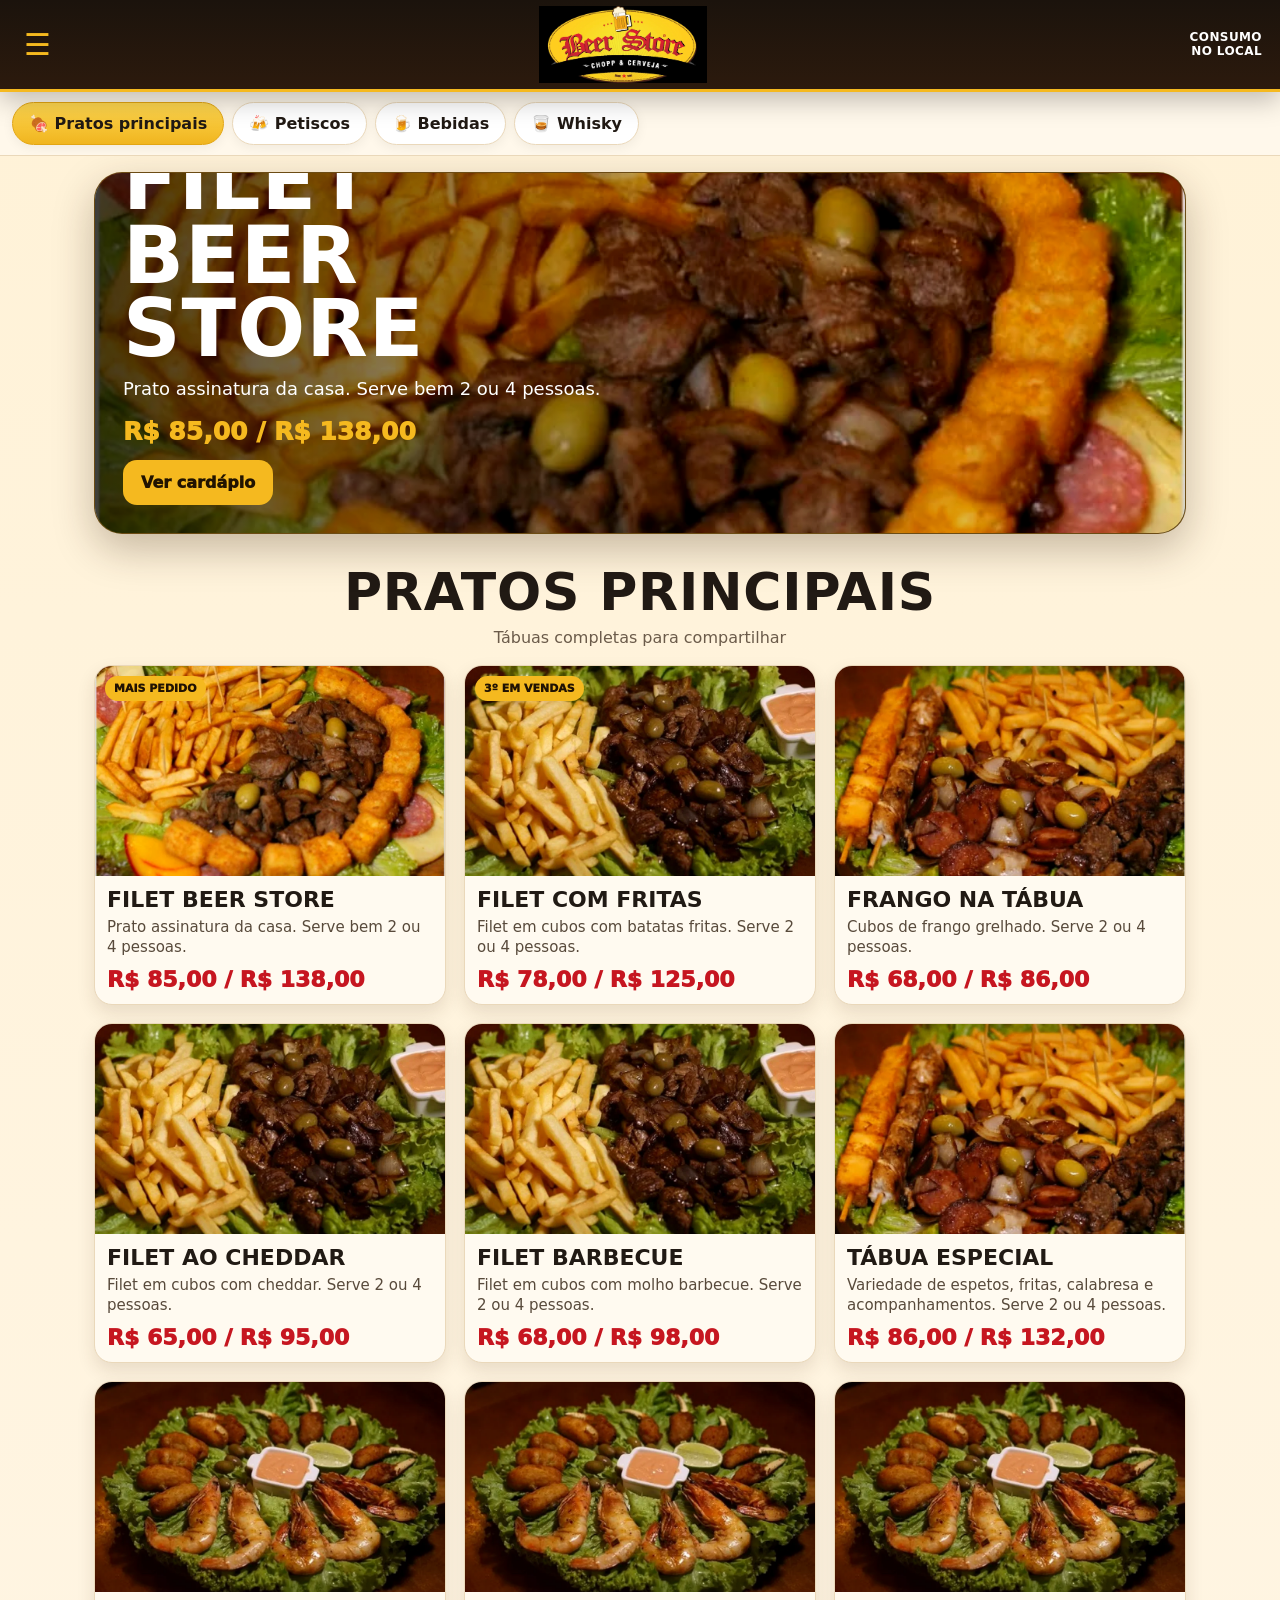
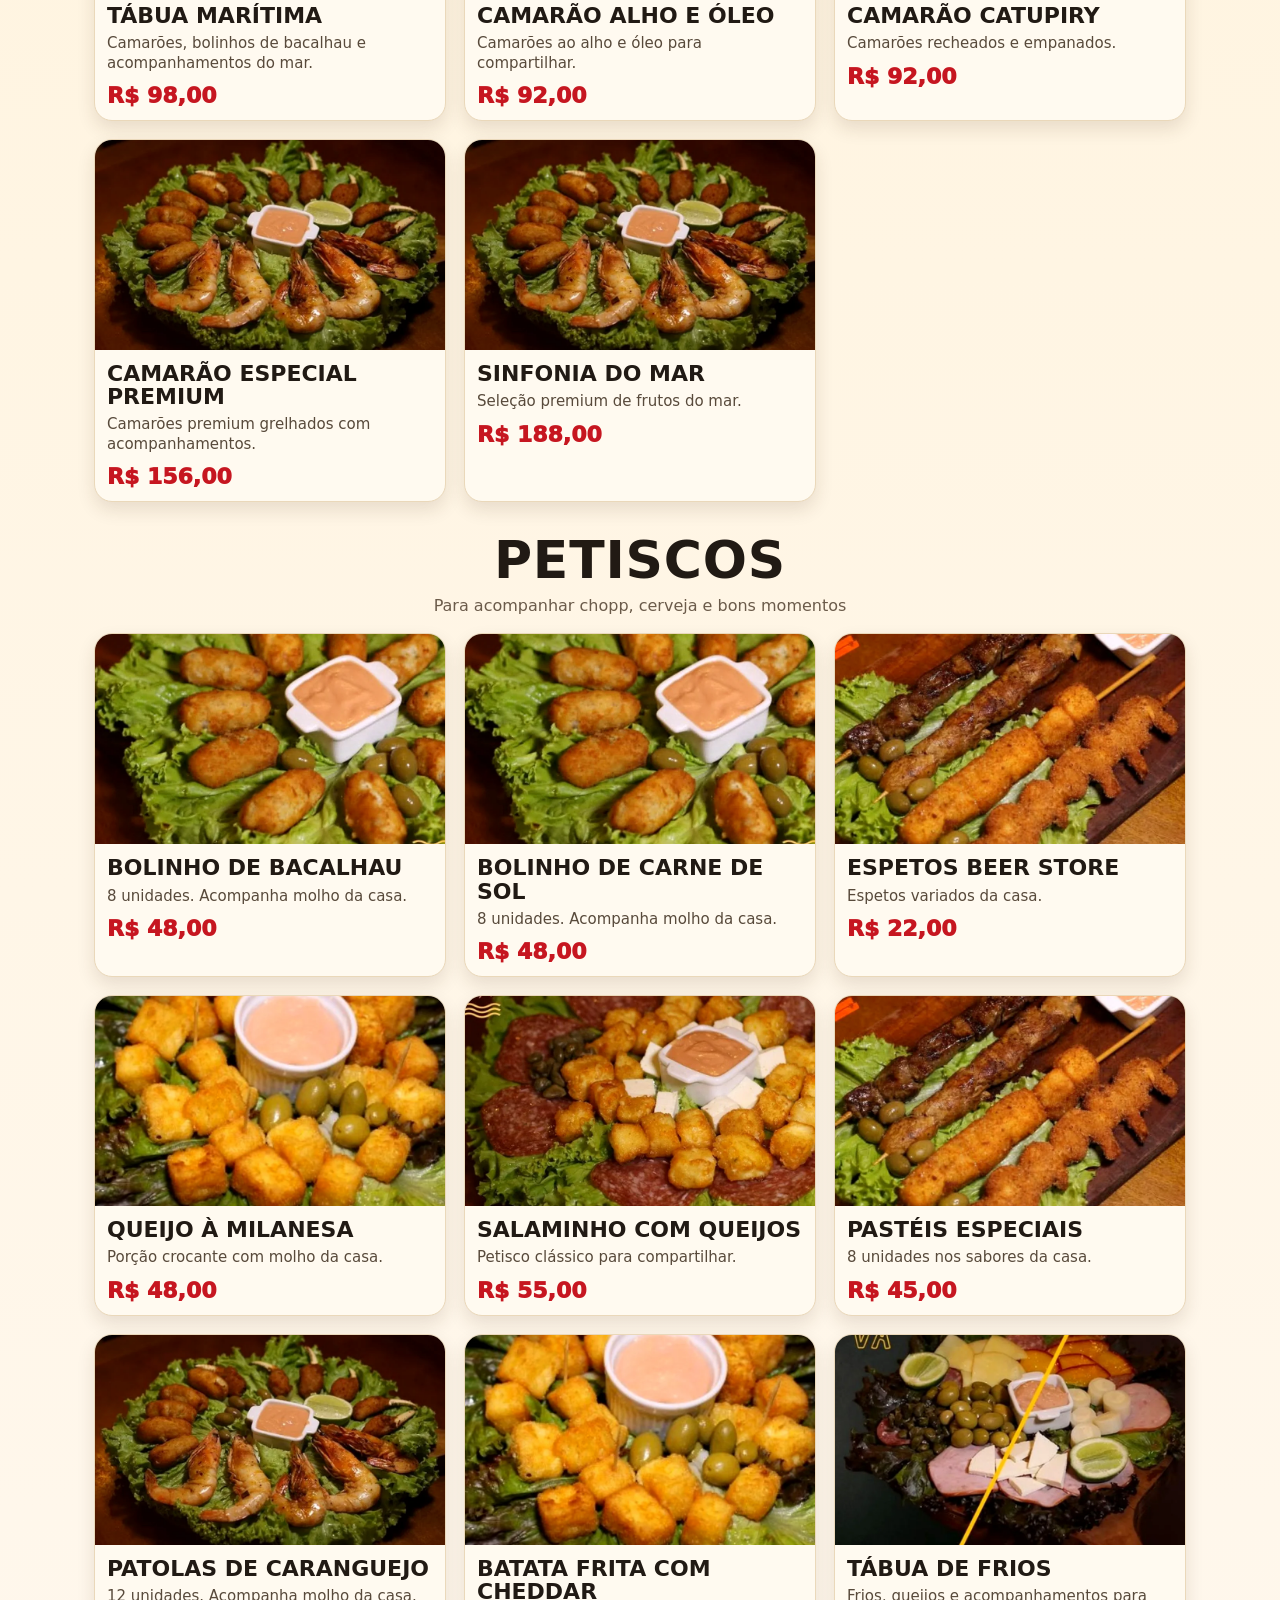
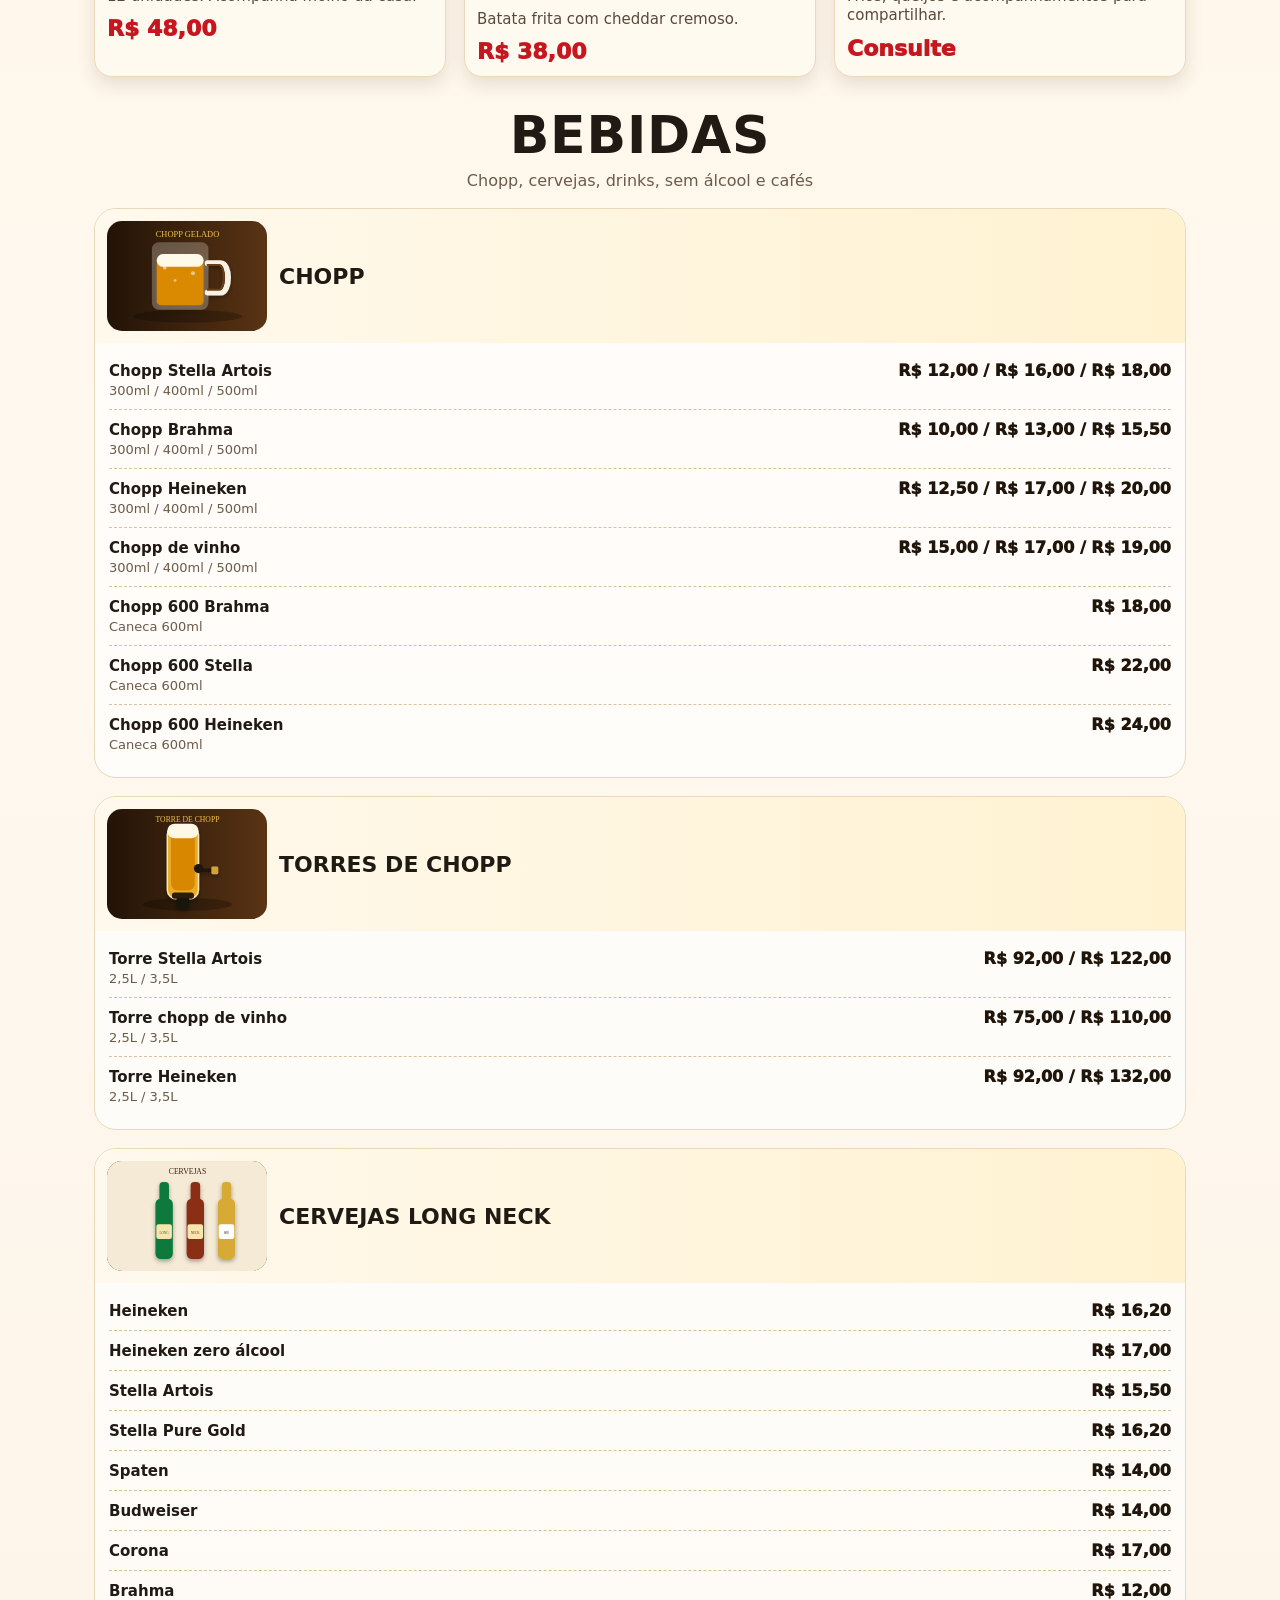
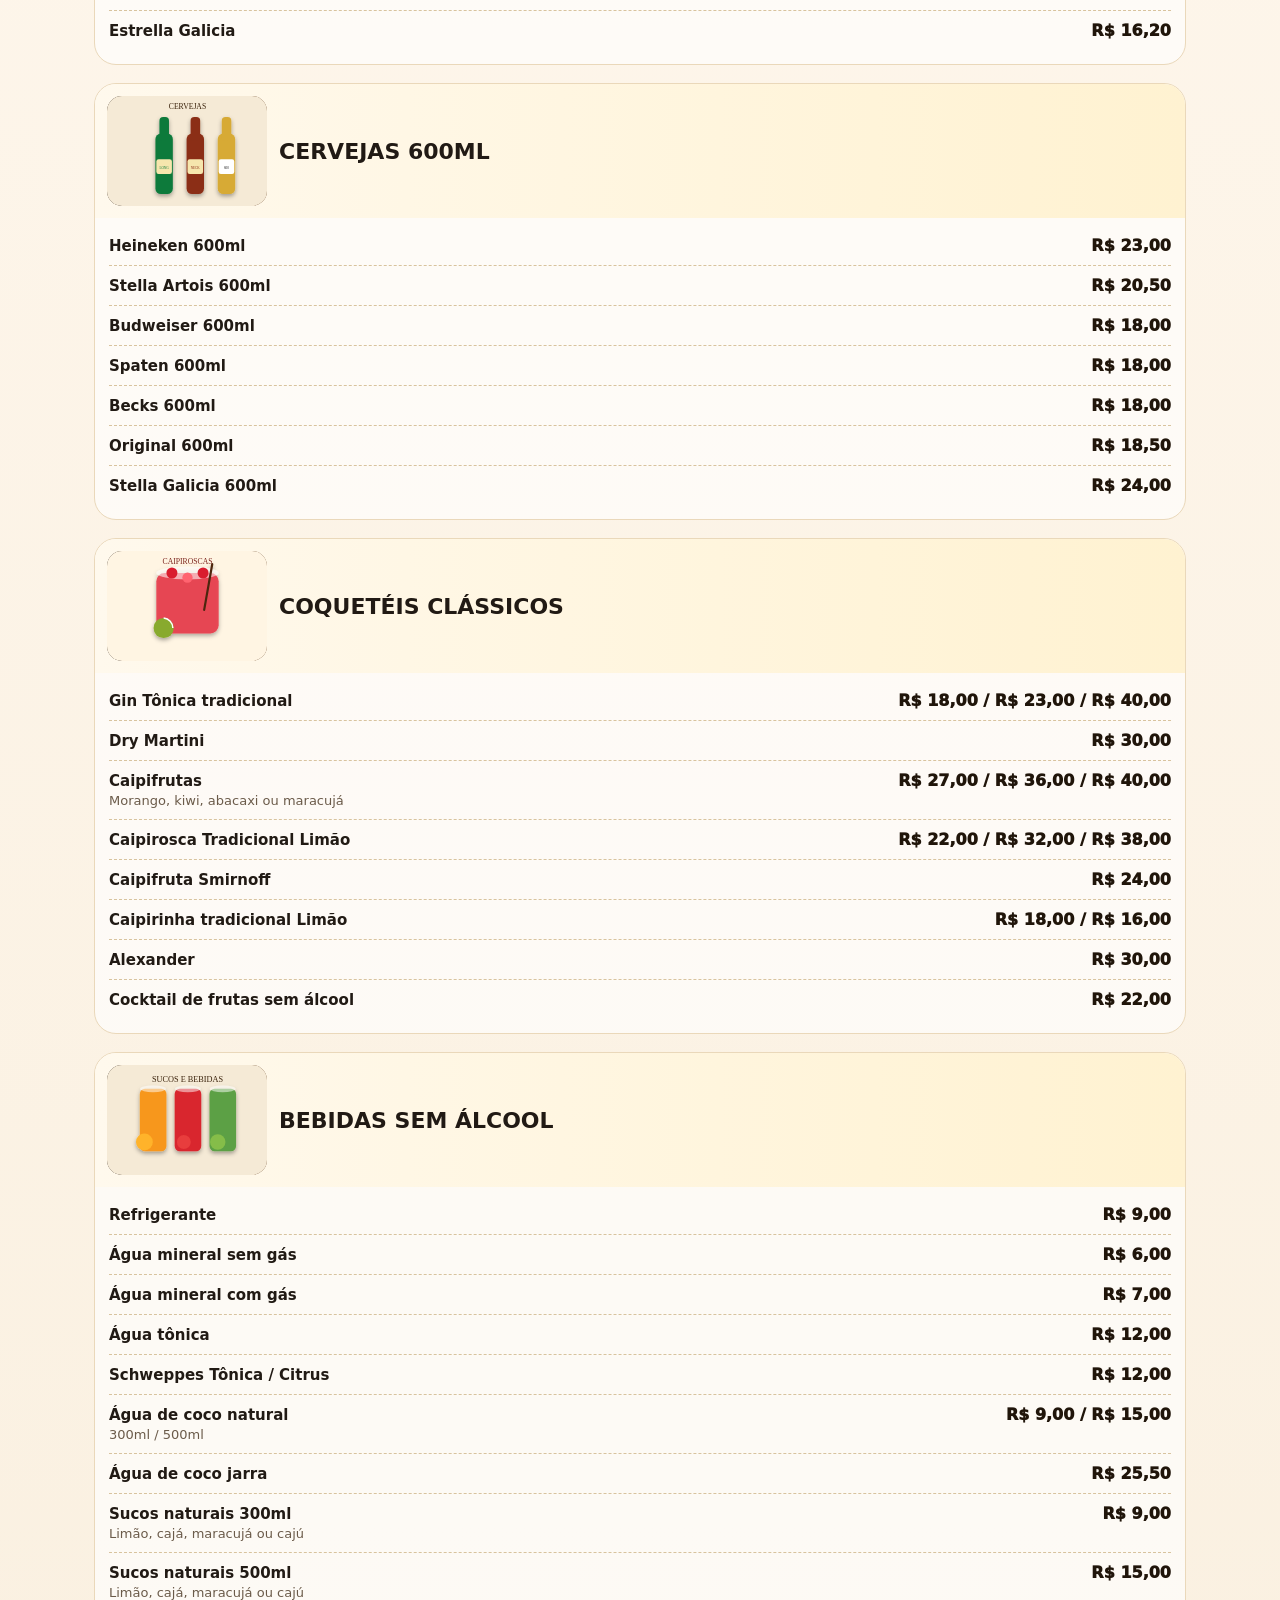
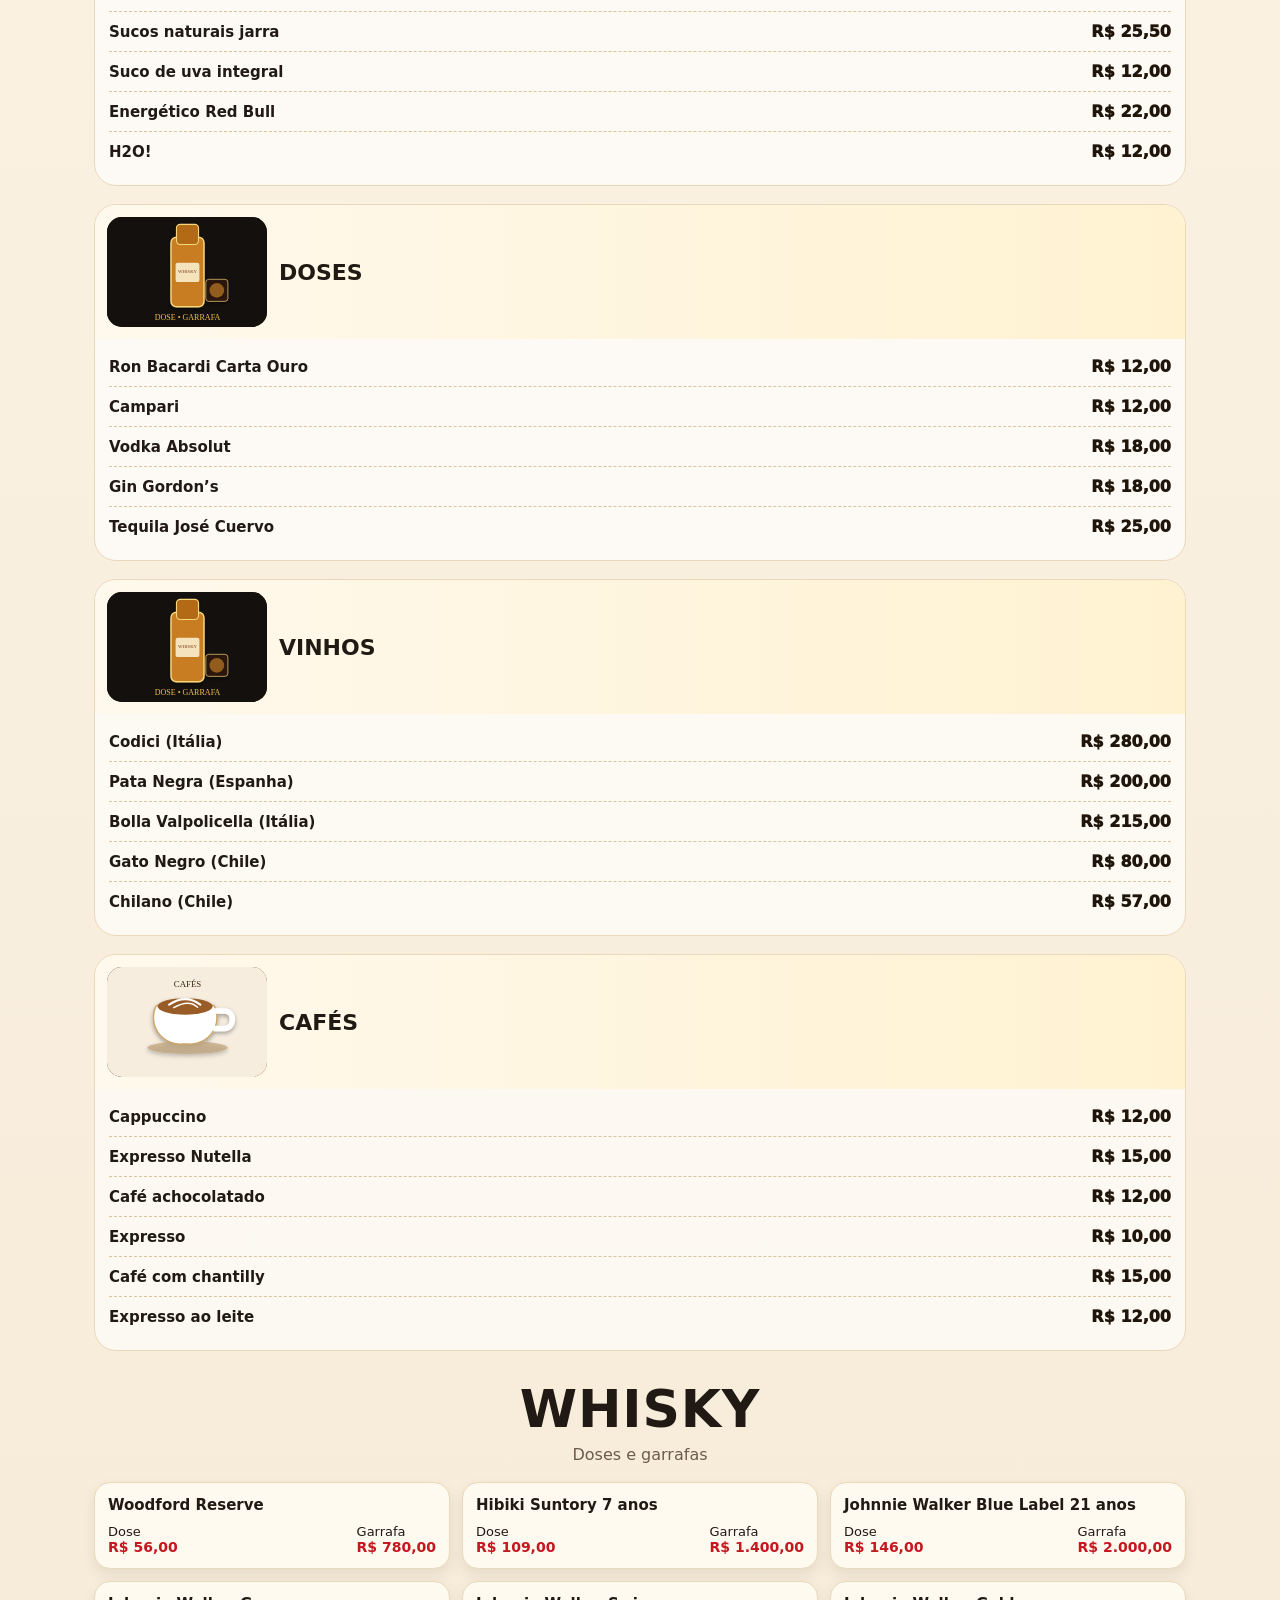
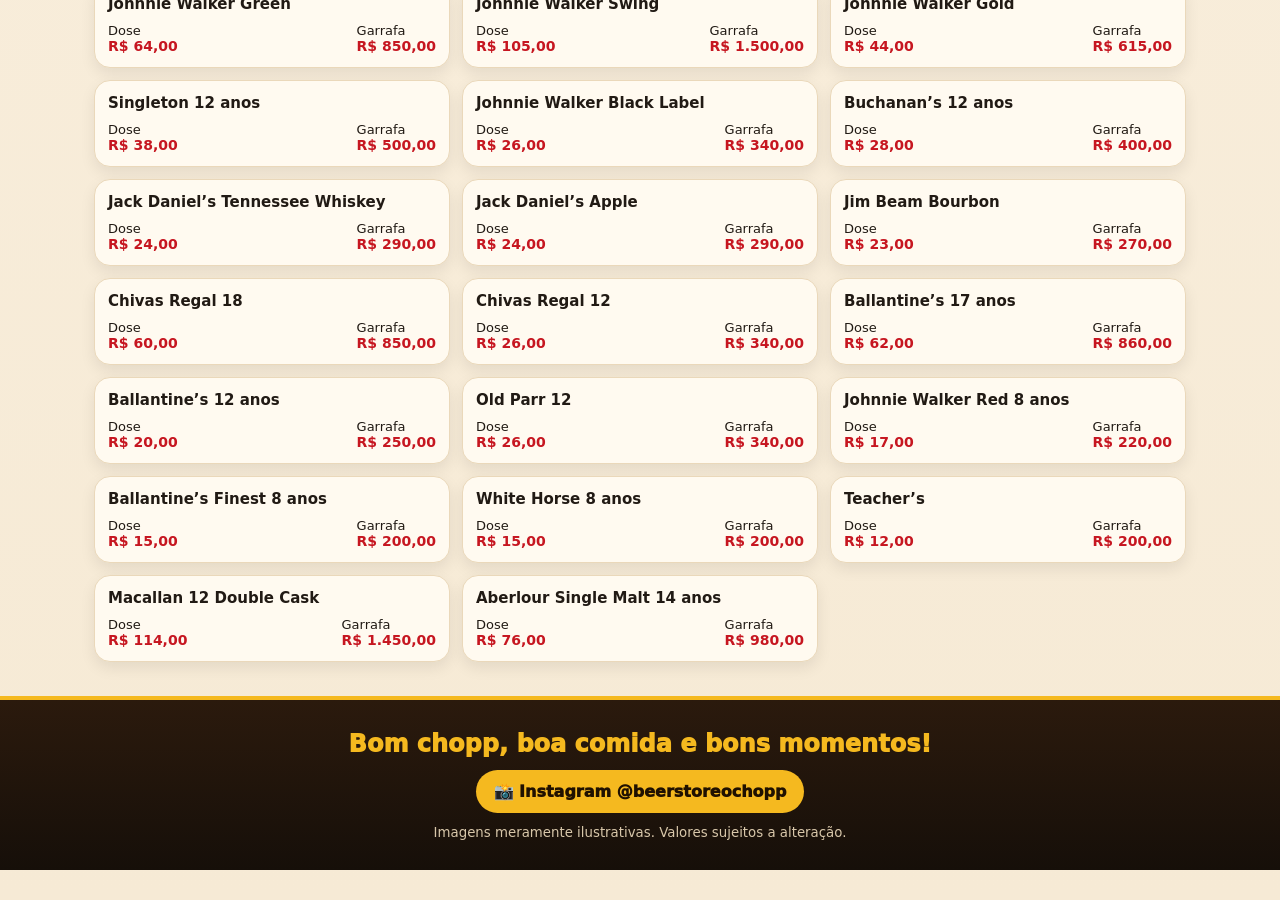
<file: index.html>
<!doctype html>
<html lang="pt-BR">
<head>
  <meta charset="utf-8">
  <meta name="viewport" content="width=device-width, initial-scale=1">
  <title>Beer Store | Cardápio Digital</title>
  <meta name="description" content="Cardápio digital Beer Store - consumo no local">
  <link rel="stylesheet" href="style.css">
</head>
<body>
  <header class="topo">
    <button class="menu-btn" aria-label="Menu">☰</button>
    <img src="imagens/logo.webp" class="logo" alt="Beer Store">
    <span class="badge-local">Consumo<br>no local</span>
  </header>
  <nav class="nav" id="nav"></nav>
  <main>
    <div id="happyHour" class="happy hidden">
      <strong>🍹 HAPPY HOUR</strong><span>Caipiroscas especiais no horário promocional.</span>
    </div>
    <section class="hero" id="hero"></section>
    <div id="app"></div>
    <footer class="footer">
      <p class="slogan">Bom chopp, boa comida e bons momentos!</p>
      <a class="instagram" href="https://www.instagram.com/beerstoreochopp/" target="_blank" rel="noopener">📸 Instagram @beerstoreochopp</a>
      <small>Imagens meramente ilustrativas. Valores sujeitos a alteração.</small>
    </footer>
  </main>
  <script src="script.js"></script>
</body>
</html>
</file>
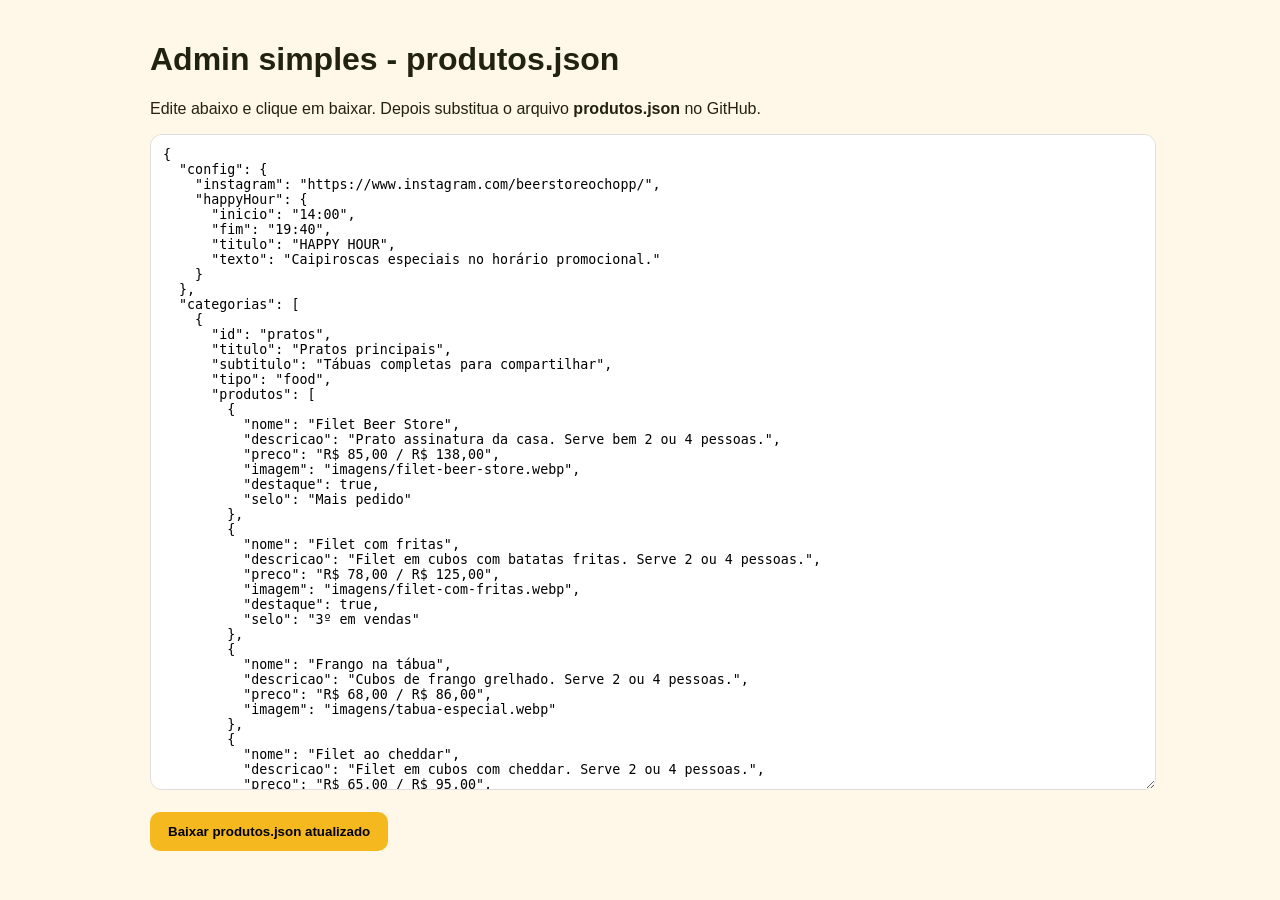
<file: admin.html>
<!doctype html><html lang="pt-BR"><head><meta charset="utf-8"><meta name="viewport" content="width=device-width,initial-scale=1"><title>Admin simples | Beer Store</title><style>body{font-family:Arial,sans-serif;background:#fff7e8;margin:0;padding:20px;color:#221}textarea{width:100%;height:70vh;border:1px solid #ddd;border-radius:12px;padding:12px;font-family:monospace}button{background:#f5b91f;border:0;border-radius:10px;padding:12px 18px;font-weight:800} .wrap{max-width:980px;margin:auto}</style></head><body><div class="wrap"><h1>Admin simples - produtos.json</h1><p>Edite abaixo e clique em baixar. Depois substitua o arquivo <b>produtos.json</b> no GitHub.</p><textarea id="txt"></textarea><br><br><button onclick="baixar()">Baixar produtos.json atualizado</button></div><script>fetch('produtos.json').then(r=>r.text()).then(t=>txt.value=t);function baixar(){const blob=new Blob([txt.value],{type:'application/json'});const a=document.createElement('a');a.href=URL.createObjectURL(blob);a.download='produtos.json';a.click();}</script></body></html>
</file>
<file: style.css>
:root{--amarelo:#f5b91f;--dourado:#c99222;--vermelho:#c61620;--preto:#15110d;--marrom:#2d1b10;--creme:#fff5e4;--card:#fffaf0;--texto:#211a14;--muted:#6b5b4a;--borda:#ead8ba;}
*{box-sizing:border-box}html{scroll-behavior:smooth}body{margin:0;font-family:Inter,system-ui,-apple-system,Segoe UI,Arial,sans-serif;color:var(--texto);background:linear-gradient(180deg,#fff2d7 0,#fff8ef 42%,#f6ead5 100%)}
.topo{position:sticky;top:0;z-index:20;height:92px;background:linear-gradient(180deg,#1b130c,#2c1a0d);display:flex;align-items:center;justify-content:space-between;padding:10px 18px;border-bottom:3px solid var(--amarelo);box-shadow:0 8px 25px rgba(0,0,0,.25)}
.logo{height:78px;max-width:58vw;object-fit:contain}.menu-btn{border:0;background:transparent;color:var(--amarelo);font-size:30px}.badge-local{text-transform:uppercase;font-weight:900;font-size:12px;line-height:1.1;color:#fff;text-align:right;letter-spacing:.4px}
.nav{position:sticky;top:92px;z-index:19;display:flex;gap:8px;overflow-x:auto;padding:10px 12px;background:rgba(255,248,236,.96);backdrop-filter:blur(8px);border-bottom:1px solid var(--borda)}.nav a{white-space:nowrap;text-decoration:none;color:var(--texto);font-weight:900;border:1px solid var(--borda);border-radius:999px;padding:11px 16px;background:#fff;box-shadow:0 3px 12px rgba(0,0,0,.06)}.nav a:first-child{background:linear-gradient(180deg,#ffd750,#f0b51f);border-color:#e2a513}.happy{max-width:1120px;margin:14px auto 0;padding:12px 18px;border-radius:18px;background:linear-gradient(90deg,#fff,#fff2bf);border:1px solid #f1c54a;box-shadow:0 8px 20px rgba(201,146,34,.15);display:flex;gap:12px;align-items:center;justify-content:center;color:#3a2510}.happy strong{color:var(--vermelho)}.hidden{display:none!important}
main{padding-bottom:30px}.hero{max-width:1120px;margin:16px auto 22px;padding:0 14px}.hero-card{position:relative;overflow:hidden;border-radius:28px;background:#1e1209;min-height:360px;box-shadow:0 15px 40px rgba(50,30,10,.28);border:1px solid rgba(201,146,34,.45)}.hero-card img{width:100%;height:360px;object-fit:cover;display:block;filter:saturate(1.05) contrast(1.05)}.hero-overlay{position:absolute;inset:0;background:linear-gradient(90deg,rgba(0,0,0,.72),rgba(0,0,0,.25),rgba(0,0,0,.05));display:flex;align-items:end}.hero-text{padding:28px;color:white;max-width:560px}.hero .tag{display:inline-flex;gap:6px;align-items:center;background:var(--amarelo);color:#221300;font-weight:900;padding:7px 12px;border-radius:999px;margin-bottom:12px}.hero h1{font-size:clamp(38px,8vw,80px);line-height:.92;margin:0 0 12px;text-transform:uppercase;letter-spacing:1px}.hero p{font-size:18px;margin:0 0 18px}.hero .price{font-size:25px;color:var(--amarelo);font-weight:950}.hero .cta{display:inline-block;margin-top:14px;background:var(--amarelo);color:#211300;text-decoration:none;font-weight:950;padding:13px 18px;border-radius:14px}
.section{max-width:1120px;margin:28px auto;padding:0 14px;scroll-margin-top:155px}.section-head{text-align:center;margin-bottom:18px}.section-head h2{font-size:clamp(28px,7vw,52px);margin:0;text-transform:uppercase;letter-spacing:.8px}.section-head p{margin:6px auto 0;color:var(--muted);max-width:620px}.grid{display:grid;grid-template-columns:repeat(2,minmax(0,1fr));gap:13px}.card{background:var(--card);border:1px solid var(--borda);border-radius:18px;overflow:hidden;box-shadow:0 8px 18px rgba(69,41,14,.12);position:relative}.card img{width:100%;height:160px;object-fit:cover;display:block}.card-body{padding:12px}.card h3{margin:0 0 7px;font-size:18px;line-height:1.05;text-transform:uppercase}.card p{margin:0;color:#584a3b;font-size:13px;line-height:1.3}.card .preco{margin-top:10px;color:var(--vermelho);font-size:18px;font-weight:950}.selo{position:absolute;top:10px;left:10px;background:var(--amarelo);color:#201203;padding:6px 9px;border-radius:999px;font-size:11px;font-weight:950;text-transform:uppercase}.drink-group{margin:18px 0;background:rgba(255,255,255,.65);border:1px solid var(--borda);border-radius:22px;overflow:hidden}.drink-header{display:grid;grid-template-columns:110px 1fr;gap:12px;align-items:center;padding:12px;background:linear-gradient(90deg,#fff9ed,#fff2d1)}.drink-header img{width:110px;height:82px;object-fit:cover;border-radius:15px}.drink-header h3{margin:0;text-transform:uppercase;font-size:22px}.list{padding:8px 14px 14px}.row{display:grid;grid-template-columns:1fr auto;gap:12px;padding:10px 0;border-bottom:1px dashed #d8c39e}.row:last-child{border-bottom:0}.row strong{font-size:15px}.row span{font-size:13px;color:var(--muted)}.row .valor{font-weight:950;color:#20150a;text-align:right;white-space:nowrap}.whisky-grid{display:grid;grid-template-columns:repeat(2,minmax(0,1fr));gap:12px}.whisky-card{background:#fffaf0;border:1px solid var(--borda);border-radius:16px;padding:13px;box-shadow:0 6px 15px rgba(0,0,0,.08)}.whisky-card h3{font-size:15px;margin:0 0 10px}.whisky-prices{display:flex;justify-content:space-between;gap:8px;font-size:13px}.whisky-prices b{display:block;color:var(--vermelho);font-size:14px}.footer{margin-top:34px;background:linear-gradient(180deg,#2b1a0d,#160f09);color:#fff;text-align:center;padding:30px 18px;border-top:4px solid var(--amarelo)}.slogan{font-size:24px;font-weight:950;color:var(--amarelo);margin:0 0 12px}.instagram{display:inline-block;color:#201100;background:var(--amarelo);padding:12px 18px;border-radius:999px;text-decoration:none;font-weight:950;margin-bottom:12px}.footer small{display:block;color:#d8c7aa}.empty{display:none}
@media (min-width:720px){.grid{grid-template-columns:repeat(3,minmax(0,1fr));gap:18px}.card img{height:210px}.card h3{font-size:22px}.card p{font-size:15px}.card .preco{font-size:22px}.drink-header{grid-template-columns:160px 1fr}.drink-header img{width:160px;height:110px}.whisky-grid{grid-template-columns:repeat(3,minmax(0,1fr))}}
@media (max-width:520px){.topo{height:82px}.logo{height:66px}.nav{top:82px}.hero-card{min-height:300px}.hero-card img{height:300px}.hero-text{padding:20px}.hero h1{font-size:42px}.hero p{font-size:15px}.hero .price{font-size:21px}.card img{height:135px}.card h3{font-size:15px}.card p{font-size:12px}.card .preco{font-size:15px}.section{scroll-margin-top:145px}.whisky-card{padding:10px}.whisky-prices{font-size:12px;flex-direction:column;gap:4px}.row{grid-template-columns:1fr}.row .valor{text-align:left}.drink-header{grid-template-columns:86px 1fr}.drink-header img{width:86px;height:70px}.drink-header h3{font-size:18px}}
</file>
